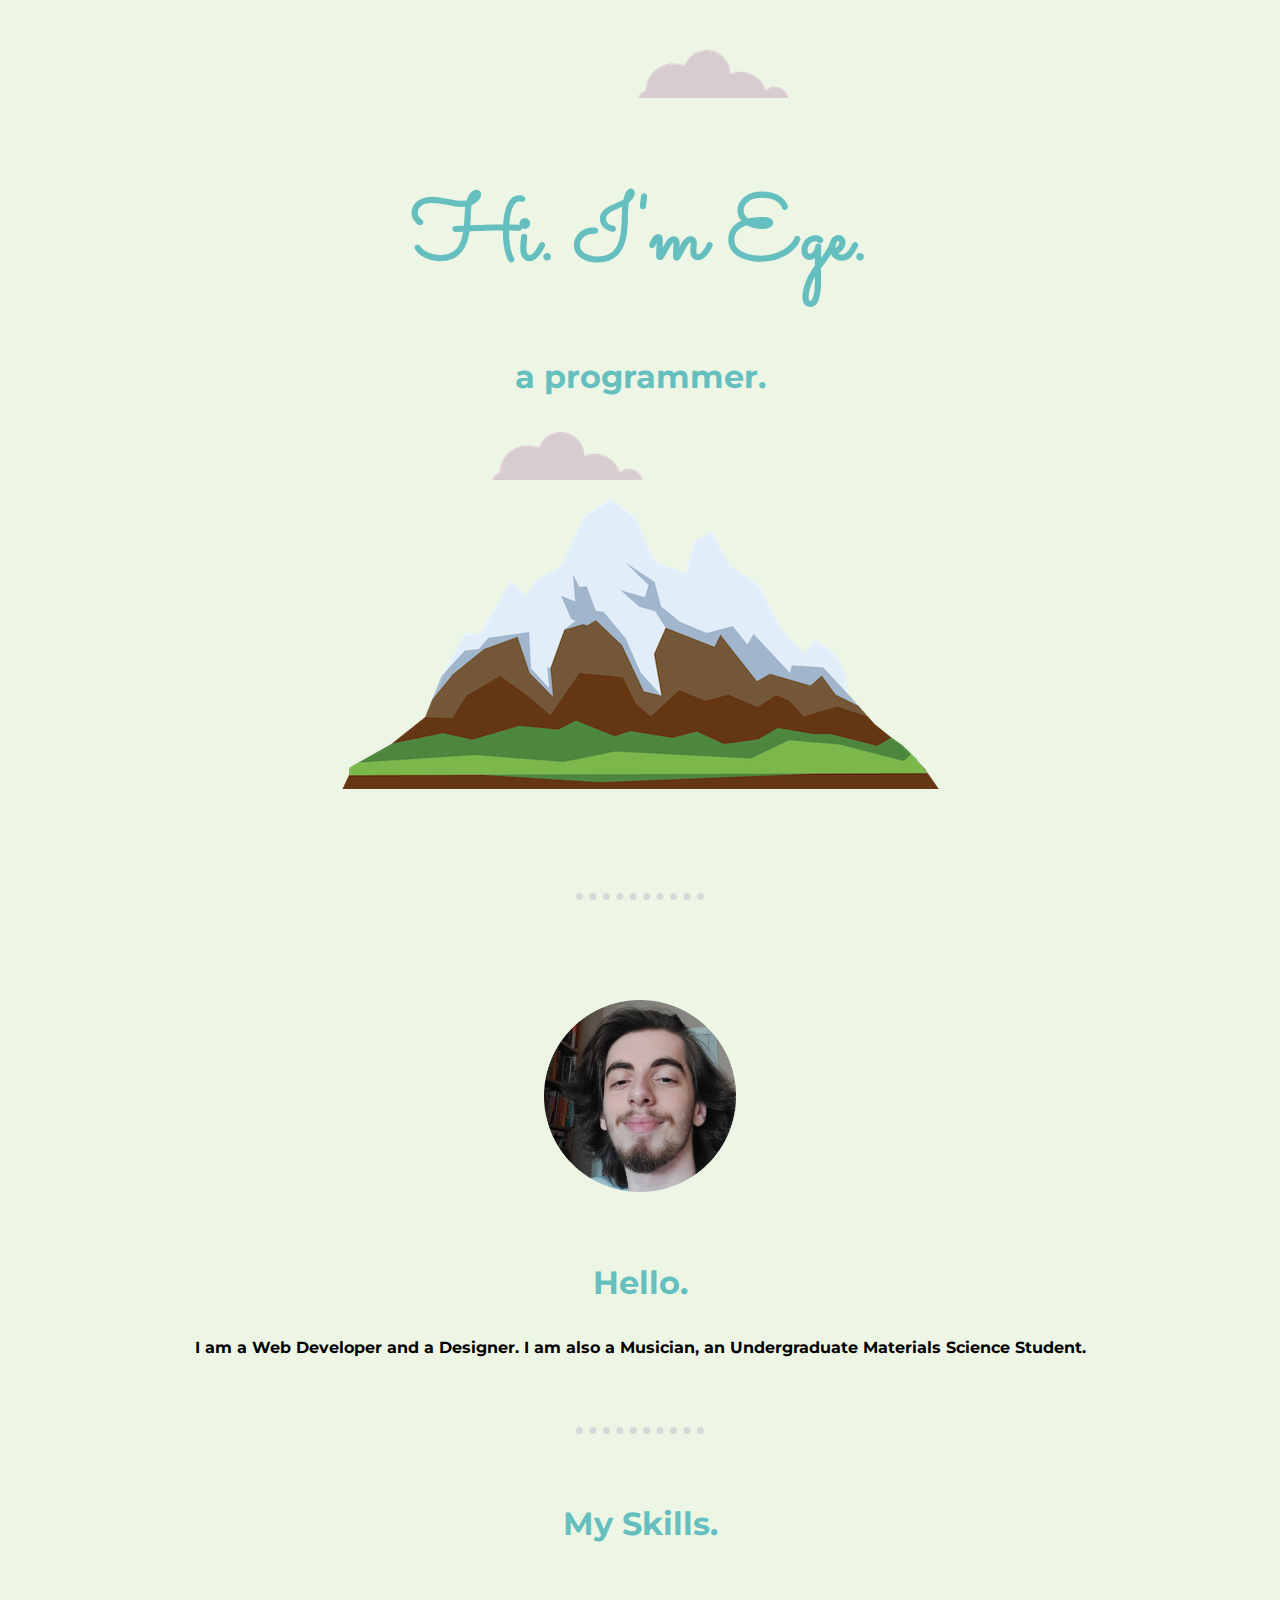
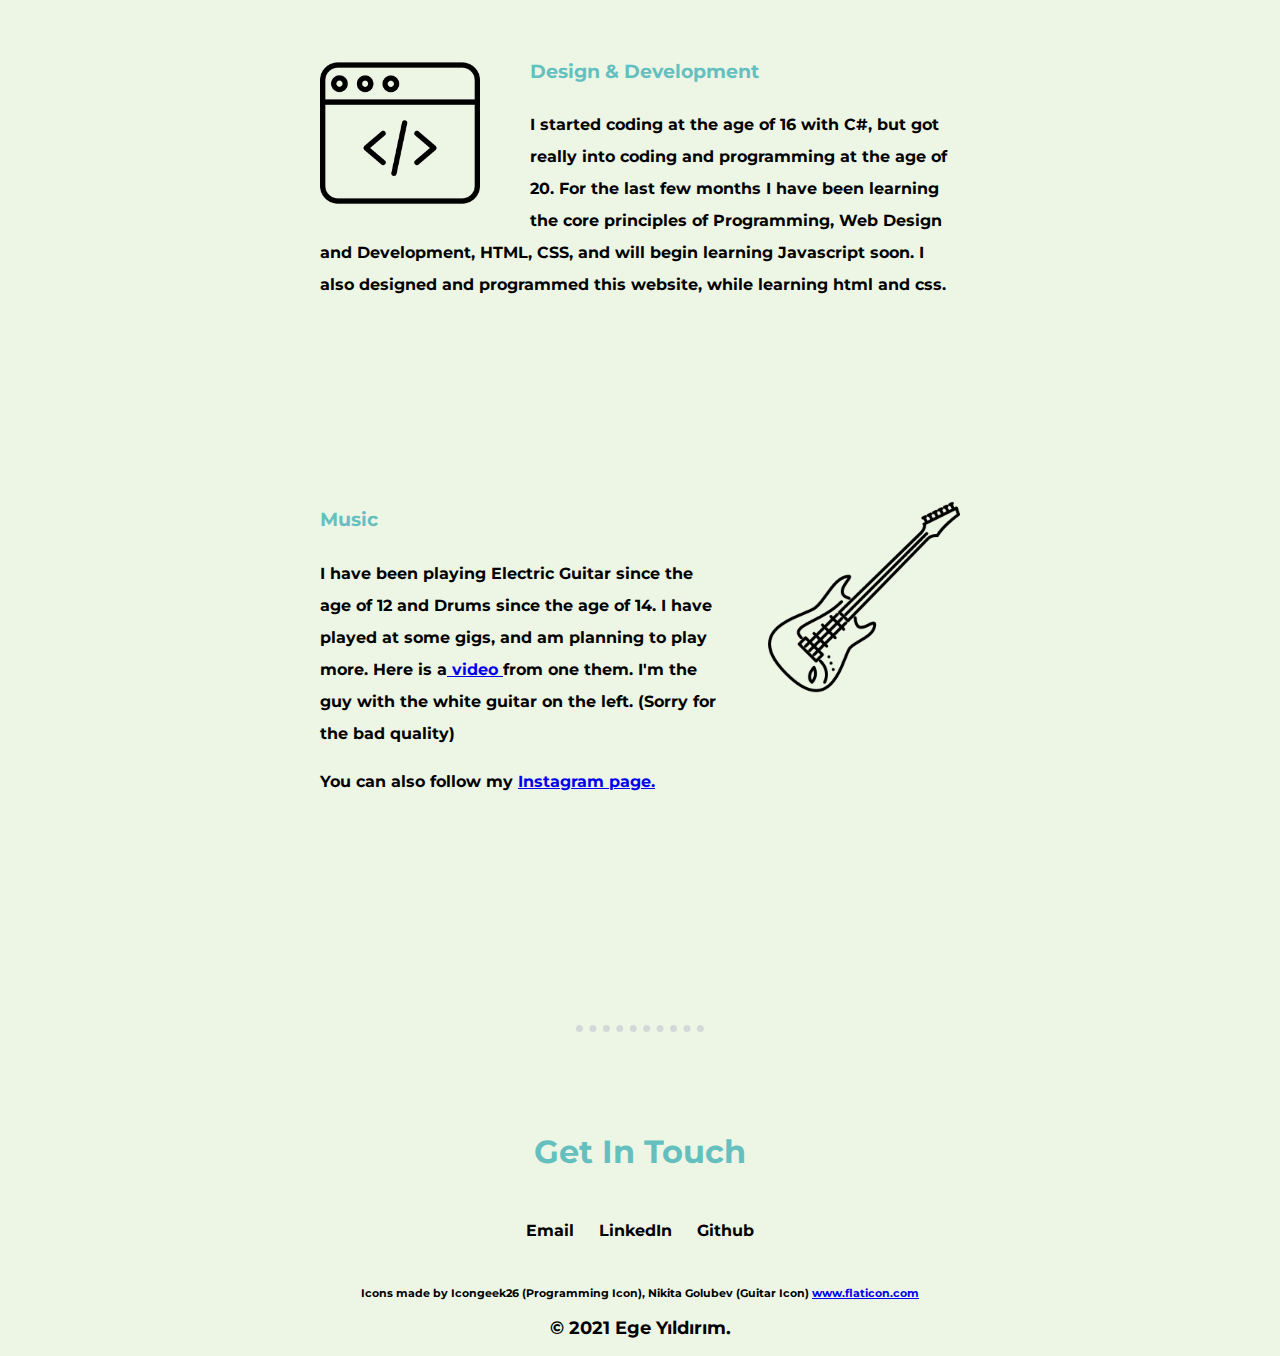
<file: index.html>
<!DOCTYPE html>
<html lang="en" dir="ltr">

<head>
  <meta charset="utf-8">
  <title>Ege Yıldırım</title>
  <link rel="stylesheet" href="css/styles.css">
  <link rel="icon" href="favicon.ico">
  <link rel="preconnect" href="https://fonts.googleapis.com">
  <link rel="preconnect" href="https://fonts.gstatic.com" crossorigin>
  <link href="https://fonts.googleapis.com/css2?family=Merriweather&family=Montserrat&family=Sacramento&display=swap" rel="stylesheet">
</head>

<body>
  <div class="top-container">
    <img class="top-cloud" src="images/cloud.png" alt="cloud-image">
    <h1>Hi. I'm Ege.</h1>
    <h2>a programmer.</h2>
    <img class="bottom-cloud" src="images/cloud.png" alt="cloud-image">
    <img class="mountain-image" src="images/mountain.png" alt="mountain-image">
  </div>

  <hr class="top-hr">

  <div class="middle-container">
    <div class="profile">
      <img class="profile-pic" src="images/circle-cropped.png" alt="profile-pic">
      <h2>Hello.</h2>
      <p class="short-bio">I am a Web Developer and a Designer. I am also a Musician, an Undergraduate Materials Science Student.</p>
    </div>
    <hr>
    <div class="skills">
      <h2 class="my-skills-title">My Skills.</h2>
      <div class="skill-row">
        <img class="programming-image" src="images/web-programming.png" alt="programming-icon">
        <h3>Design & Development</h3>
        <p>I started coding at the age of 16 with C#, but got really into coding and programming at the age of 20. For the last few months I have been learning the core principles of Programming,
          Web Design and Development, HTML, CSS, and will begin learning Javascript soon. I also designed and programmed this website, while learning html and css. </p>
      </div>
      <div class="skill-row">
        <img class="guitar-image" src="images/electric-guitar.png" alt="electric-guitar">
        <h3>Music</h3>
        <p>I have been playing Electric Guitar since the age of 12 and Drums since the age of 14. I have played at some gigs, and am planning to play more. Here is a<a class="guitar-vid"
            href="https://www.youtube.com/watch?v=JuzGxT67w1w&ab_channel=EgeY%C4%B1ld%C4%B1r%C4%B1m"> video </a>from one them. I'm the guy with the white guitar on the left. (Sorry for the bad quality) </p>
        <p>You can also follow my <a href="https://www.instagram.com/egeyildirim5589/">Instagram page.</a></p>
      </div>
    </div>
    <br>
    <hr>
  </div>


  <div class="bottom-container">
    <h2 class="get-in-touch">Get In Touch</h2>
    <p class="contacts">
      <a class="links"href="mailto:egeyildirimdevelopment@gmail.com">Email</a>
      <a class="links"href="https://www.linkedin.com/in/egeyildev/">LinkedIn</a>
      <a class="links"href="https://github.com/egeyil"> Github </a>
    </p>
    <br>
    <p class="attribute">Icons made by Icongeek26 (Programming Icon), Nikita Golubev (Guitar Icon) <a href="https://www.flaticon.com/" title="Flaticon">www.flaticon.com</a></p>
    <p class="copyright">© 2021 Ege Yıldırım.</p>

  </div>
</body>

</html>
</file>
<file: css/styles.css>
body {
  background-color: #EDF6E5;
  margin: 0;
  text-align: center;
  font-family: 'Montserrat', serif;
  font-weight: bold;
  font-size: 1em;
}

h1 {
  margin: 50px auto 0 auto;
  font-size: 5.625rem;
  font-family: 'Sacramento', cursive;
  color: #66BFBF;
  line-height: 2;
}

h2 {
  font-weight: bold;
  font-size: 2rem;
  font-family: 'Montserrat', sans-serif;
  color: #66BFBF;
  padding-bottom: 10px;
}

h3 {
  color: #66BFBF;
  font-family: 'Montserrat', sans-serif;
}

hr {
  border-style: dotted none none none;
  border-color: #D1D9D9;
  border-width: 7px;
  width: 10%;
}

.links {
  color: black;
  font-family: 'Montserrat', sans-serif;
  margin: 20px 10px;
  text-decoration: none;
}

a:hover {
  color: #4298f5;
}

.profile-pic {
  margin-bottom: 40px;
  width: 15%;
  height: 15%;
}

.top-hr {
  margin-top: 100px;
}

.short-bio {
  margin-bottom: 70px;
}

.my-skills-title {
  margin-top: 70px;
}

.top-container {
  background-color: #EDF6E5;
  position: relative;
  padding-top: 100px;
}

.middle-container {
  margin: 100px 0;
}

.skill-row {
  margin: 100px auto 200px auto;
  width: 50%;
  text-align: left;
  line-height: 2;
}

.programming-image {
  margin-right: 50px;
  float: left;
  width: 25%;
}

.guitar-image {
  float: right;
  margin-left: 50px;
  width: 30%;
}

.bottom-container {
  margin: 0;
  text-align: center;
  font-family: 'Montserrat', serif;
  font-weight: bold;
  font-size: 1em;
}

.top-cloud {
  margin-right: 15%;
  position: absolute;
  right: 300px;
  top: 50px;
}

.bottom-cloud {
  margin-left: 15%;
  position: absolute;
  left: 300px;
}

.get-in-touch {
  margin: 70px auto 40px auto;
}

.attribute {
  font-size: 0.7rem;
}

.copyright {
  font-size: 1.1rem;
  font-weight: bold;
}
</file>
